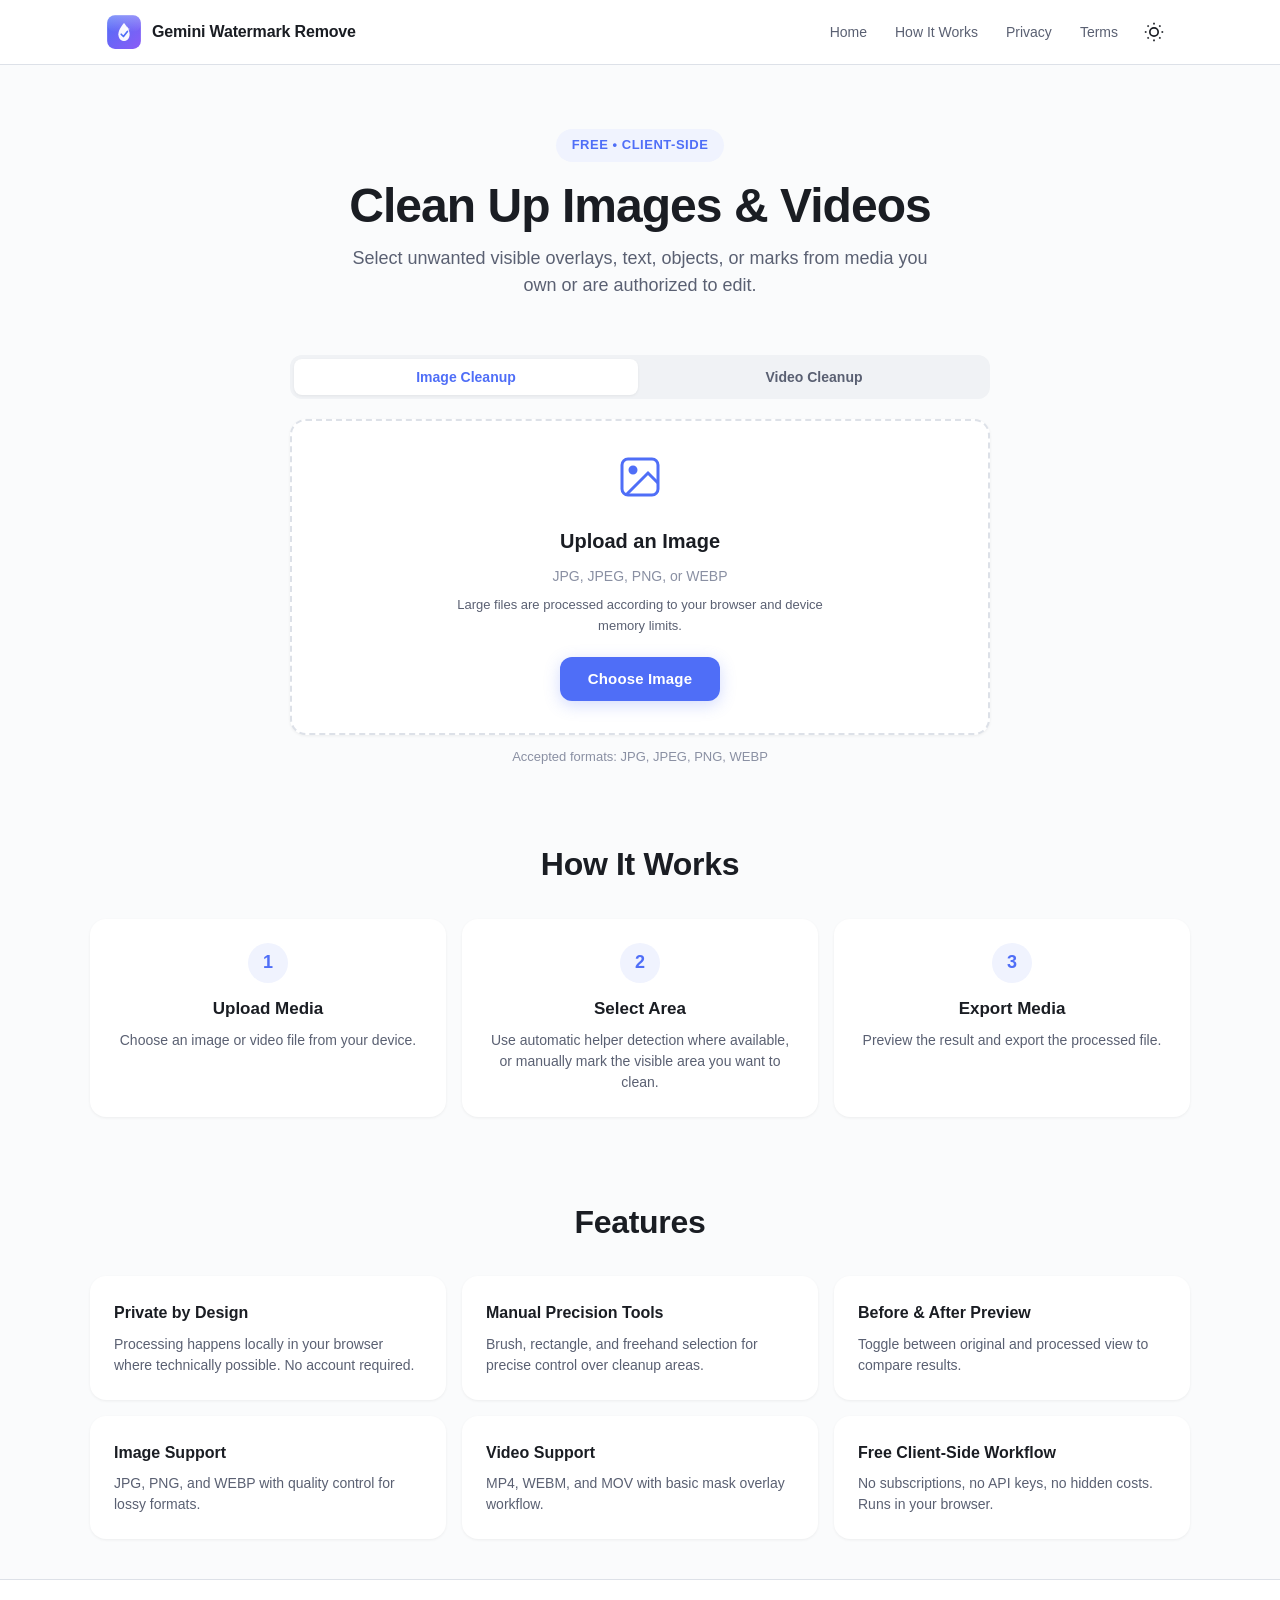
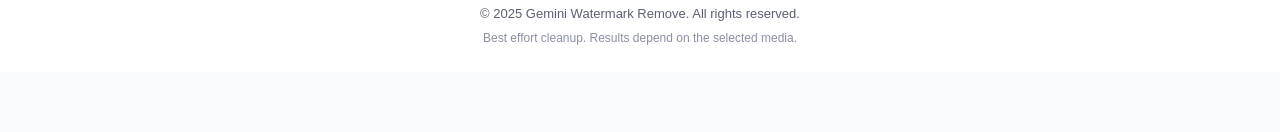
<file: index.html>
<!DOCTYPE html>
<html lang="en" data-theme="light">
<head>
  <meta charset="UTF-8">
  <meta name="viewport" content="width=device-width, initial-scale=1.0">
  <meta name="description" content="Client-side image and video cleanup editor. Select visible overlays, text, or objects from media you own.">
  <title>Gemini Watermark Remove — Client-Side Media Cleanup</title>
  <link rel="icon" href="./assets/favicon.svg" type="image/svg+xml">
  <link rel="stylesheet" href="./assets/style.css">
</head>
<body>
  <!-- Header -->
  <header class="header" role="banner">
    <div class="header-inner container">
      <a href="./index.html" class="logo-link" aria-label="Gemini Watermark Remove home">
        <img src="./assets/logo.svg" alt="" class="logo-icon" width="36" height="36">
        <span class="logo-text">Gemini Watermark Remove</span>
      </a>
      <nav class="desktop-nav" aria-label="Primary navigation">
        <a href="./index.html" class="nav-link">Home</a>
        <a href="./index.html#how-it-works" class="nav-link">How It Works</a>
        <a href="./privacy.html" class="nav-link">Privacy</a>
        <a href="./terms.html" class="nav-link">Terms</a>
        <button class="theme-toggle" id="desktop-theme-toggle" aria-label="Toggle dark mode" type="button">
          <svg class="icon-sun" viewBox="0 0 24 24" width="20" height="20" fill="none" stroke="currentColor" stroke-width="2" aria-hidden="true">
            <circle cx="12" cy="12" r="5"></circle>
            <line x1="12" y1="1" x2="12" y2="3"></line>
            <line x1="12" y1="21" x2="12" y2="23"></line>
            <line x1="4.22" y1="4.22" x2="5.64" y2="5.64"></line>
            <line x1="18.36" y1="18.36" x2="19.78" y2="19.78"></line>
            <line x1="1" y1="12" x2="3" y2="12"></line>
            <line x1="21" y1="12" x2="23" y2="12"></line>
            <line x1="4.22" y1="19.78" x2="5.64" y2="18.36"></line>
            <line x1="18.36" y1="5.64" x2="19.78" y2="4.22"></line>
          </svg>
          <svg class="icon-moon" viewBox="0 0 24 24" width="20" height="20" fill="none" stroke="currentColor" stroke-width="2" aria-hidden="true">
            <path d="M21 12.79A9 9 0 1 1 11.21 3 7 7 0 0 0 21 12.79z"></path>
          </svg>
        </button>
      </nav>
      <button class="hamburger" id="hamburger-btn" aria-label="Open menu" aria-expanded="false" type="button">
        <span class="hamburger-bar"></span>
        <span class="hamburger-bar"></span>
        <span class="hamburger-bar"></span>
      </button>
    </div>
    <nav class="mobile-nav" id="mobile-nav" aria-label="Mobile navigation">
      <a href="./index.html" class="mobile-nav-link">Home</a>
      <a href="./index.html#how-it-works" class="mobile-nav-link">How It Works</a>
      <a href="./privacy.html" class="mobile-nav-link">Privacy</a>
      <a href="./terms.html" class="mobile-nav-link">Terms</a>
      <button class="theme-toggle mobile-theme-toggle" id="mobile-theme-toggle" aria-label="Toggle dark mode" type="button">
        <span class="icon-sun">☀️</span>
        <span class="icon-moon">🌙</span>
        <span class="theme-label">Toggle Theme</span>
      </button>
    </nav>
  </header>

  <!-- Main Content -->
  <main class="main" role="main">
    <!-- Hero Section -->
    <section class="hero">
      <div class="container">
        <span class="badge">FREE • CLIENT-SIDE</span>
        <h1 class="hero-title">Clean Up Images &amp; Videos</h1>
        <p class="hero-subtitle">Select unwanted visible overlays, text, objects, or marks from media you own or are authorized to edit.</p>
      </div>
    </section>

    <!-- Upload Section -->
    <section class="upload-section container" id="upload-section">
      <div class="tabs" role="tablist" aria-label="Media type tabs">
        <button class="tab-btn active" id="tab-image" role="tab" aria-selected="true" aria-controls="panel-image" type="button">Image Cleanup</button>
        <button class="tab-btn" id="tab-video" role="tab" aria-selected="false" aria-controls="panel-video" type="button">Video Cleanup</button>
      </div>

      <div class="tab-panel active" id="panel-image" role="tabpanel" aria-labelledby="tab-image">
        <div class="upload-card" id="upload-card-image">
          <div class="upload-icon" aria-hidden="true">
            <svg viewBox="0 0 24 24" width="48" height="48" fill="none" stroke="currentColor" stroke-width="1.5">
              <rect x="3" y="3" width="18" height="18" rx="3" ry="3"></rect>
              <circle cx="8.5" cy="8.5" r="1.5" fill="currentColor"></circle>
              <polyline points="21,15 16,10 5,21"></polyline>
            </svg>
          </div>
          <h2 class="upload-title">Upload an Image</h2>
          <p class="upload-hint">JPG, JPEG, PNG, or WEBP</p>
          <p class="upload-note">Large files are processed according to your browser and device memory limits.</p>
          <button class="btn btn-primary upload-btn" id="image-upload-btn" type="button">Choose Image</button>
          <input type="file" id="image-file-input" accept=".jpg,.jpeg,.png,.webp,image/jpeg,image/png,image/webp" hidden>
        </div>
      </div>

      <div class="tab-panel" id="panel-video" role="tabpanel" aria-labelledby="tab-video" hidden>
        <div class="upload-card" id="upload-card-video">
          <div class="upload-icon" aria-hidden="true">
            <svg viewBox="0 0 24 24" width="48" height="48" fill="none" stroke="currentColor" stroke-width="1.5">
              <rect x="2" y="3" width="14" height="18" rx="3" ry="3"></rect>
              <polygon points="22,7 16,12 22,17" fill="currentColor"></polygon>
            </svg>
          </div>
          <h2 class="upload-title">Upload a Video</h2>
          <p class="upload-hint">MP4, WEBM, or MOV</p>
          <p class="upload-note">Large files are processed according to your browser and device memory limits.</p>
          <button class="btn btn-primary upload-btn" id="video-upload-btn" type="button">Choose Video</button>
          <input type="file" id="video-file-input" accept=".mp4,.webm,.mov,video/mp4,video/webm,video/quicktime" hidden>
        </div>
      </div>

      <p class="formats-note" id="formats-note">Accepted formats: JPG, JPEG, PNG, WEBP</p>
    </section>

    <!-- How It Works -->
    <section class="how-it-works container" id="how-it-works">
      <h2 class="section-title">How It Works</h2>
      <div class="steps-grid">
        <div class="step-card">
          <div class="step-number">1</div>
          <h3 class="step-title">Upload Media</h3>
          <p class="step-text">Choose an image or video file from your device.</p>
        </div>
        <div class="step-card">
          <div class="step-number">2</div>
          <h3 class="step-title">Select Area</h3>
          <p class="step-text">Use automatic helper detection where available, or manually mark the visible area you want to clean.</p>
        </div>
        <div class="step-card">
          <div class="step-number">3</div>
          <h3 class="step-title">Export Media</h3>
          <p class="step-text">Preview the result and export the processed file.</p>
        </div>
      </div>
    </section>

    <!-- Features -->
    <section class="features container" id="features">
      <h2 class="section-title">Features</h2>
      <div class="features-grid">
        <div class="feature-card">
          <h3 class="feature-title">Private by Design</h3>
          <p class="feature-text">Processing happens locally in your browser where technically possible. No account required.</p>
        </div>
        <div class="feature-card">
          <h3 class="feature-title">Manual Precision Tools</h3>
          <p class="feature-text">Brush, rectangle, and freehand selection for precise control over cleanup areas.</p>
        </div>
        <div class="feature-card">
          <h3 class="feature-title">Before &amp; After Preview</h3>
          <p class="feature-text">Toggle between original and processed view to compare results.</p>
        </div>
        <div class="feature-card">
          <h3 class="feature-title">Image Support</h3>
          <p class="feature-text">JPG, PNG, and WEBP with quality control for lossy formats.</p>
        </div>
        <div class="feature-card">
          <h3 class="feature-title">Video Support</h3>
          <p class="feature-text">MP4, WEBM, and MOV with basic mask overlay workflow.</p>
        </div>
        <div class="feature-card">
          <h3 class="feature-title">Free Client-Side Workflow</h3>
          <p class="feature-text">No subscriptions, no API keys, no hidden costs. Runs in your browser.</p>
        </div>
      </div>
    </section>

    <!-- Footer -->
    <footer class="footer">
      <div class="container footer-inner">
        <p class="footer-text">&copy; 2025 Gemini Watermark Remove. All rights reserved.</p>
        <p class="footer-note">Best effort cleanup. Results depend on the selected media.</p>
      </div>
    </footer>
  </main>

  <script src="./assets/app.js"></script>
  <script>
    (function() {
      // Initialize upload handlers
      if (typeof window.GWR !== 'undefined' && window.GWR.initUpload) {
        window.GWR.initUpload();
      }
    })();
  </script>
</body>
</html>
</file>
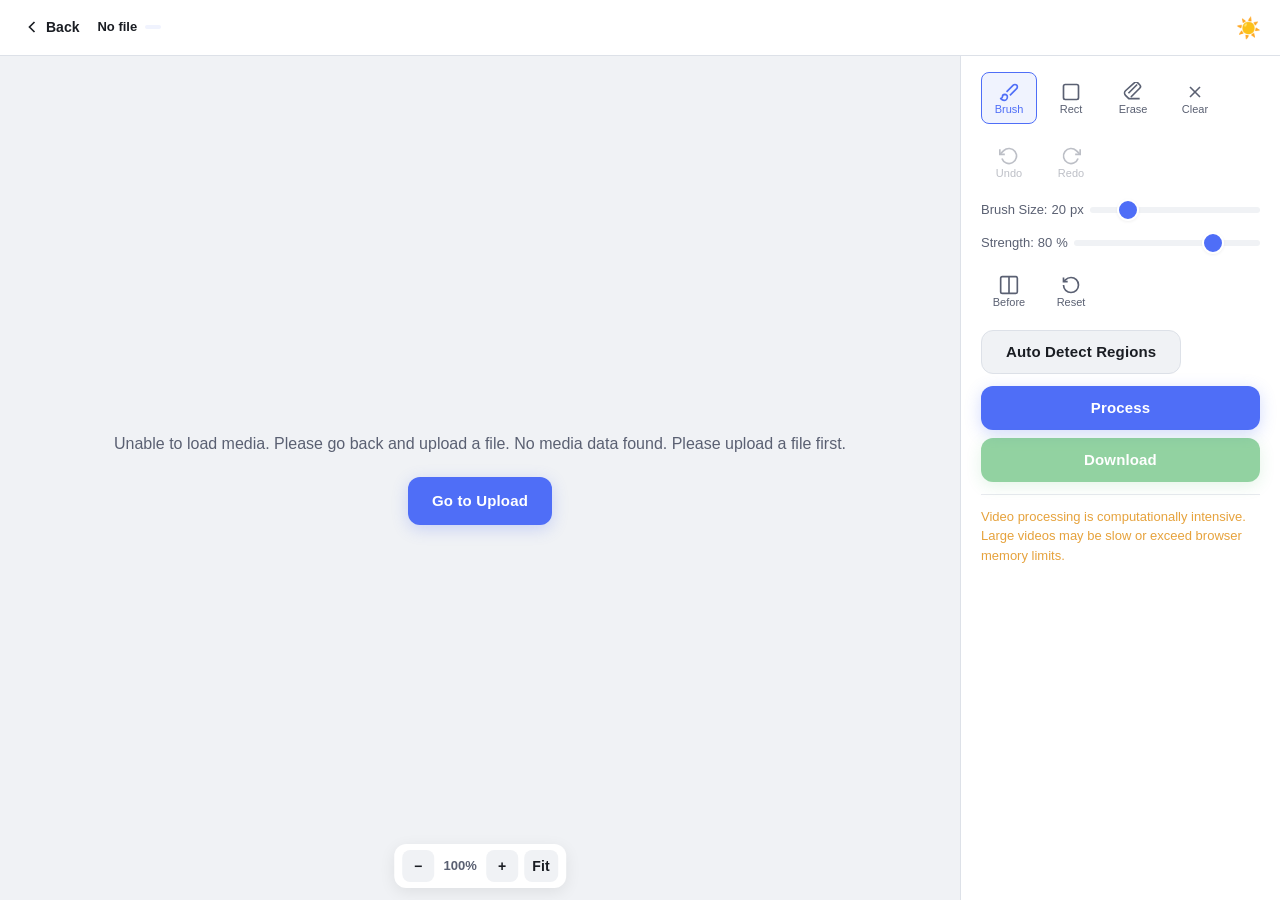
<file: editor.html>
<!DOCTYPE html>
<html lang="en" data-theme="light">
<head>
  <meta charset="UTF-8">
  <meta name="viewport" content="width=device-width, initial-scale=1.0">
  <meta name="description" content="Edit and clean up your media files directly in your browser.">
  <title>Editor — Gemini Watermark Remove</title>
  <link rel="icon" href="./assets/favicon.svg" type="image/svg+xml">
  <link rel="stylesheet" href="./assets/style.css">
</head>
<body>
  <!-- Editor Header -->
  <header class="editor-header" role="banner">
    <div class="editor-header-inner">
      <a href="./index.html" class="back-link" aria-label="Go back to home">
        <svg viewBox="0 0 24 24" width="20" height="20" fill="none" stroke="currentColor" stroke-width="2" aria-hidden="true">
          <polyline points="15,18 9,12 15,6"></polyline>
        </svg>
        Back
      </a>
      <span class="editor-file-info">
        <span id="editor-file-name">No file</span>
        <span class="editor-file-type" id="editor-file-type"></span>
      </span>
      <button class="theme-toggle" id="editor-theme-toggle" aria-label="Toggle dark mode" type="button">
        <span class="icon-sun">☀️</span>
        <span class="icon-moon">🌙</span>
      </button>
    </div>
  </header>

  <!-- Editor Main -->
  <main class="editor-main" role="main">
    <!-- Media Preview Area -->
    <div class="editor-canvas-area" id="editor-canvas-area">
      <div class="canvas-container" id="canvas-container">
        <canvas id="media-canvas" class="media-canvas" aria-label="Media preview"></canvas>
        <canvas id="mask-canvas" class="mask-canvas" aria-label="Mask overlay"></canvas>
      </div>

      <!-- Zoom Controls -->
      <div class="zoom-controls" role="toolbar" aria-label="Zoom controls">
        <button class="btn btn-small zoom-btn" id="zoom-out" aria-label="Zoom out" type="button">−</button>
        <span class="zoom-level" id="zoom-level">100%</span>
        <button class="btn btn-small zoom-btn" id="zoom-in" aria-label="Zoom in" type="button">+</button>
        <button class="btn btn-small zoom-btn" id="zoom-fit" aria-label="Fit to screen" type="button">Fit</button>
      </div>

      <!-- No Media Message -->
      <div class="no-media-message" id="no-media-message">
        <p>No media loaded. Please go back and upload a file.</p>
        <a href="./index.html" class="btn btn-primary">Go to Upload</a>
      </div>

      <!-- Loading Indicator -->
      <div class="loading-indicator" id="loading-indicator" hidden>
        <div class="spinner" aria-hidden="true"></div>
        <p>Loading media...</p>
      </div>
    </div>

    <!-- Tool Panel -->
    <aside class="tool-panel" id="tool-panel" role="complementary" aria-label="Editing tools">
      <div class="tool-panel-scroll">
        <!-- Tool Buttons -->
        <div class="tool-group" role="toolbar" aria-label="Tool selection">
          <button class="tool-btn active" id="tool-brush" data-tool="brush" aria-label="Brush tool" type="button">
            <svg viewBox="0 0 24 24" width="20" height="20" fill="none" stroke="currentColor" stroke-width="2" aria-hidden="true">
              <path d="M9.06 11.9l8.07-8.06a2.85 2.85 0 1 1 4.03 4.03l-8.06 8.08"></path>
              <path d="M7.07 14.94c-1.66 0-3 1.35-3 3.02 0 1.33-2.5 1.52-2 2.02 1.08 1.1 2.49 2.02 4 2.02 2.2 0 4-1.8 4-4.04a3.01 3.01 0 0 0-3-3.02z"></path>
            </svg>
            <span class="tool-label">Brush</span>
          </button>
          <button class="tool-btn" id="tool-rectangle" data-tool="rectangle" aria-label="Rectangle selection" type="button">
            <svg viewBox="0 0 24 24" width="20" height="20" fill="none" stroke="currentColor" stroke-width="2" aria-hidden="true">
              <rect x="3" y="3" width="18" height="18" rx="2" ry="2"></rect>
            </svg>
            <span class="tool-label">Rect</span>
          </button>
          <button class="tool-btn" id="tool-eraser" data-tool="eraser" aria-label="Eraser tool" type="button">
            <svg viewBox="0 0 24 24" width="20" height="20" fill="none" stroke="currentColor" stroke-width="2" aria-hidden="true">
              <path d="M20 20H7L3 16c-1.5-1.5-1.5-4 0-5.5L13.5 1a3 3 0 0 1 4.24 0L20 3.26a3 3 0 0 1 0 4.24L9.5 18"></path>
              <line x1="6.5" y1="13.5" x2="17" y2="3"></line>
            </svg>
            <span class="tool-label">Erase</span>
          </button>
          <button class="tool-btn" id="tool-clear" data-tool="clear" aria-label="Clear selection" type="button">
            <svg viewBox="0 0 24 24" width="20" height="20" fill="none" stroke="currentColor" stroke-width="2" aria-hidden="true">
              <path d="M18 6L6 18"></path>
              <path d="M6 6l12 12"></path>
            </svg>
            <span class="tool-label">Clear</span>
          </button>
        </div>

        <!-- Undo / Redo -->
        <div class="tool-group" role="toolbar" aria-label="Undo and redo">
          <button class="tool-btn" id="btn-undo" aria-label="Undo" type="button" disabled>
            <svg viewBox="0 0 24 24" width="20" height="20" fill="none" stroke="currentColor" stroke-width="2" aria-hidden="true">
              <polyline points="1,4 1,10 7,10"></polyline>
              <path d="M3.51 15a9 9 0 1 0 2.13-9.36L1 10"></path>
            </svg>
            <span class="tool-label">Undo</span>
          </button>
          <button class="tool-btn" id="btn-redo" aria-label="Redo" type="button" disabled>
            <svg viewBox="0 0 24 24" width="20" height="20" fill="none" stroke="currentColor" stroke-width="2" aria-hidden="true">
              <polyline points="23,4 23,10 17,10"></polyline>
              <path d="M20.49 15a9 9 0 1 1-2.13-9.36L23 10"></path>
            </svg>
            <span class="tool-label">Redo</span>
          </button>
        </div>

        <!-- Brush Settings -->
        <div class="tool-group">
          <label class="slider-label" for="brush-size">Brush Size: <span id="brush-size-value">20</span>px</label>
          <input type="range" class="slider" id="brush-size" min="2" max="100" value="20" step="1" aria-label="Brush size">
        </div>

        <div class="tool-group">
          <label class="slider-label" for="strength">Strength: <span id="strength-value">80</span>%</label>
          <input type="range" class="slider" id="strength" min="10" max="100" value="80" step="1" aria-label="Cleanup strength">
        </div>

        <!-- Before / After & Reset -->
        <div class="tool-group" role="toolbar" aria-label="View options">
          <button class="tool-btn" id="btn-before-after" aria-label="Toggle before and after preview" type="button">
            <svg viewBox="0 0 24 24" width="20" height="20" fill="none" stroke="currentColor" stroke-width="2" aria-hidden="true">
              <rect x="2" y="2" width="20" height="20" rx="2" ry="2"></rect>
              <line x1="12" y1="2" x2="12" y2="22"></line>
            </svg>
            <span class="tool-label" id="before-after-label">Before</span>
          </button>
          <button class="tool-btn" id="btn-reset" aria-label="Reset all edits" type="button">
            <svg viewBox="0 0 24 24" width="20" height="20" fill="none" stroke="currentColor" stroke-width="2" aria-hidden="true">
              <path d="M3 12a9 9 0 1 0 9-9 9.75 9.75 0 0 0-6.74 2.74L3 8"></path>
              <polyline points="3,3 3,8 8,8"></polyline>
            </svg>
            <span class="tool-label">Reset</span>
          </button>
        </div>

        <!-- Auto Detect -->
        <div class="tool-group">
          <button class="btn btn-secondary" id="btn-auto-detect" type="button">Auto Detect Regions</button>
        </div>

        <!-- Processing / Export -->
        <div class="tool-group export-group">
          <button class="btn btn-primary btn-full" id="btn-process" type="button">Process</button>
          <button class="btn btn-success btn-full" id="btn-download" type="button" disabled>Download</button>
        </div>

        <!-- Video-specific controls -->
        <div class="video-controls" id="video-controls" hidden>
          <div class="tool-group">
            <label class="slider-label" for="video-current-time">Position: <span id="video-time-display">0:00 / 0:00</span></label>
            <input type="range" class="slider" id="video-current-time" min="0" max="100" value="0" step="0.1" aria-label="Video position">
          </div>
          <div class="tool-group" role="toolbar" aria-label="Video playback controls">
            <button class="tool-btn" id="video-play-pause" aria-label="Play or pause" type="button">
              <svg viewBox="0 0 24 24" width="20" height="20" fill="none" stroke="currentColor" stroke-width="2" aria-hidden="true">
                <polygon points="6,3 20,12 6,21"></polygon>
              </svg>
              <span class="tool-label" id="video-play-label">Play</span>
            </button>
            <button class="tool-btn" id="video-seek-back" aria-label="Seek back 1 second" type="button">
              <svg viewBox="0 0 24 24" width="20" height="20" fill="none" stroke="currentColor" stroke-width="2" aria-hidden="true">
                <polyline points="15,18 9,12 15,6"></polyline>
              </svg>
              <span class="tool-label">-1s</span>
            </button>
            <button class="tool-btn" id="video-seek-forward" aria-label="Seek forward 1 second" type="button">
              <svg viewBox="0 0 24 24" width="20" height="20" fill="none" stroke="currentColor" stroke-width="2" aria-hidden="true">
                <polyline points="9,18 15,12 9,6"></polyline>
              </svg>
              <span class="tool-label">+1s</span>
            </button>
          </div>
        </div>

        <!-- Video warning -->
        <div class="tool-group video-warning" id="video-warning" hidden>
          <p class="warning-text">Video processing is computationally intensive. Large videos may be slow or exceed browser memory limits.</p>
        </div>
      </div>
    </aside>
  </main>

  <script src="./assets/app.js"></script>
  <script src="./assets/editor.js"></script>
  <script>
    (function() {
      if (typeof window.GWR !== 'undefined' && window.GWR.initEditor) {
        window.GWR.initEditor();
      }
    })();
  </script>
</body>
</html>
</file>
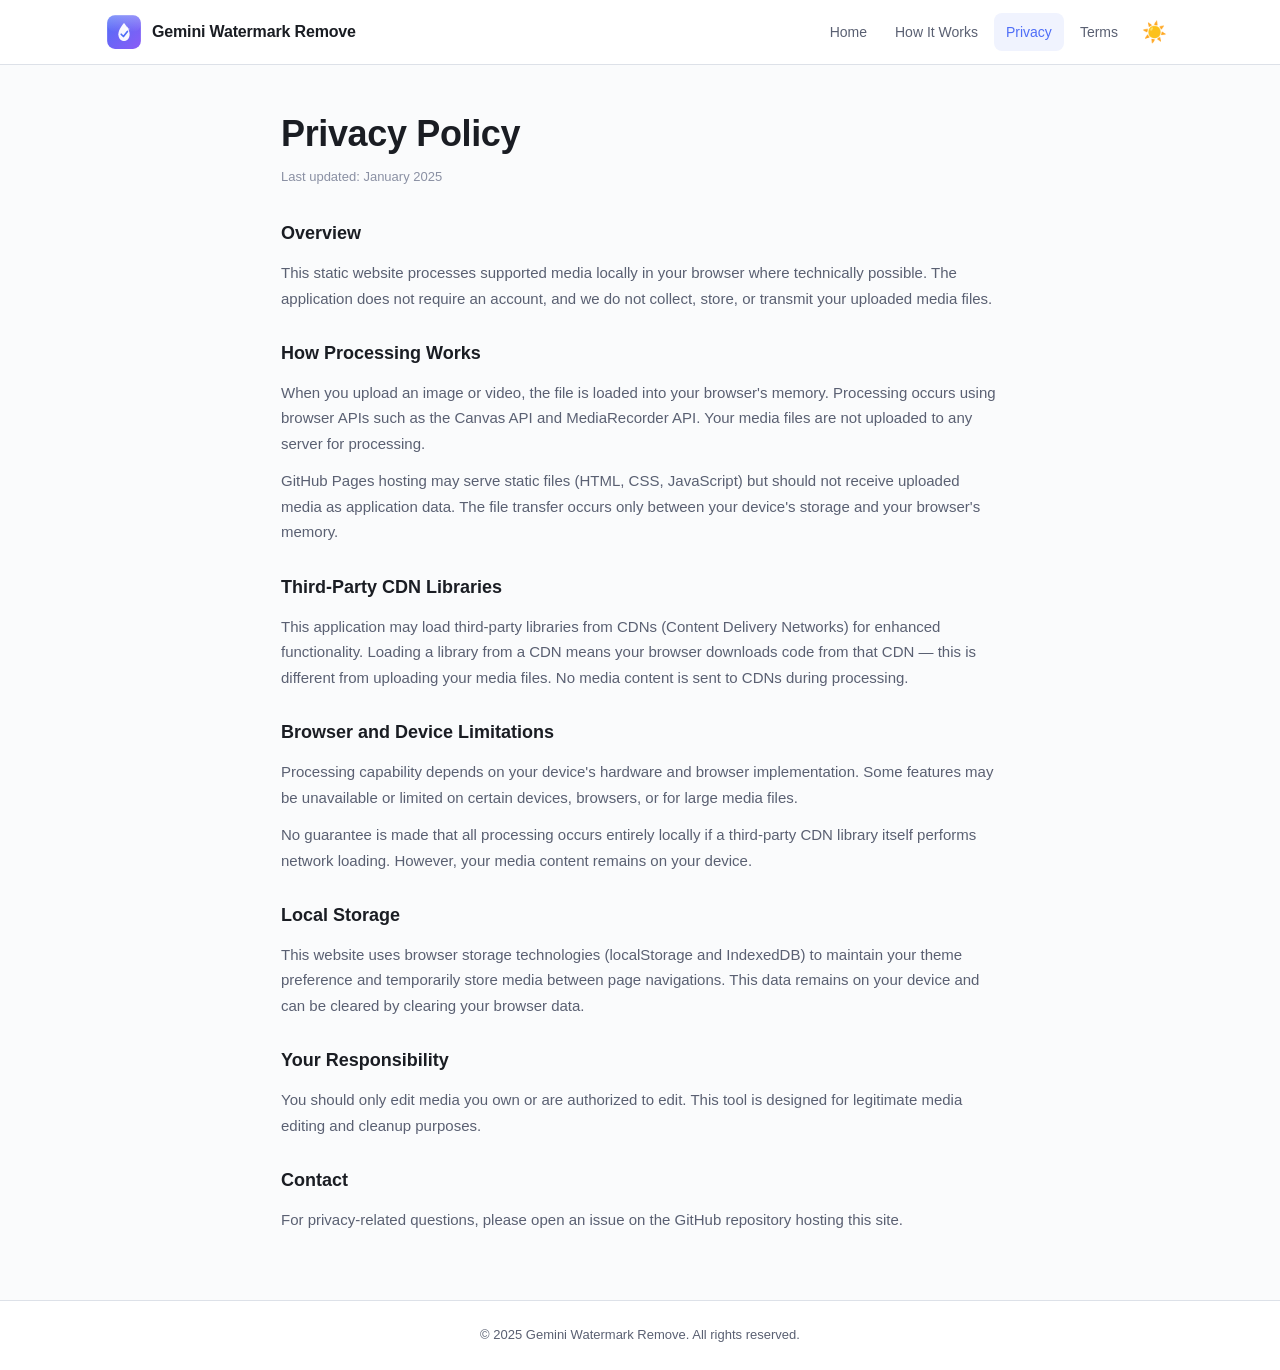
<file: privacy.html>
<!DOCTYPE html>
<html lang="en" data-theme="light">
<head>
  <meta charset="UTF-8">
  <meta name="viewport" content="width=device-width, initial-scale=1.0">
  <meta name="description" content="Privacy policy for Gemini Watermark Remove — client-side media cleanup editor.">
  <title>Privacy Policy — Gemini Watermark Remove</title>
  <link rel="icon" href="./assets/favicon.svg" type="image/svg+xml">
  <link rel="stylesheet" href="./assets/style.css">
</head>
<body>
  <header class="header" role="banner">
    <div class="header-inner container">
      <a href="./index.html" class="logo-link" aria-label="Gemini Watermark Remove home">
        <img src="./assets/logo.svg" alt="" class="logo-icon" width="36" height="36">
        <span class="logo-text">Gemini Watermark Remove</span>
      </a>
      <nav class="desktop-nav" aria-label="Primary navigation">
        <a href="./index.html" class="nav-link">Home</a>
        <a href="./index.html#how-it-works" class="nav-link">How It Works</a>
        <a href="./privacy.html" class="nav-link active">Privacy</a>
        <a href="./terms.html" class="nav-link">Terms</a>
        <button class="theme-toggle" id="desktop-theme-toggle" aria-label="Toggle dark mode" type="button">
          <span class="icon-sun">☀️</span>
          <span class="icon-moon">🌙</span>
        </button>
      </nav>
      <button class="hamburger" id="hamburger-btn" aria-label="Open menu" aria-expanded="false" type="button">
        <span class="hamburger-bar"></span>
        <span class="hamburger-bar"></span>
        <span class="hamburger-bar"></span>
      </button>
    </div>
    <nav class="mobile-nav" id="mobile-nav" aria-label="Mobile navigation">
      <a href="./index.html" class="mobile-nav-link">Home</a>
      <a href="./index.html#how-it-works" class="mobile-nav-link">How It Works</a>
      <a href="./privacy.html" class="mobile-nav-link">Privacy</a>
      <a href="./terms.html" class="mobile-nav-link">Terms</a>
      <button class="theme-toggle mobile-theme-toggle" id="mobile-theme-toggle" aria-label="Toggle dark mode" type="button">
        <span class="icon-sun">☀️</span>
        <span class="icon-moon">🌙</span>
        <span class="theme-label">Toggle Theme</span>
      </button>
    </nav>
  </header>

  <main class="main legal-main" role="main">
    <div class="container legal-content">
      <h1 class="legal-title">Privacy Policy</h1>
      <p class="legal-updated">Last updated: January 2025</p>

      <section class="legal-section">
        <h2 class="legal-heading">Overview</h2>
        <p>This static website processes supported media locally in your browser where technically possible. The application does not require an account, and we do not collect, store, or transmit your uploaded media files.</p>
      </section>

      <section class="legal-section">
        <h2 class="legal-heading">How Processing Works</h2>
        <p>When you upload an image or video, the file is loaded into your browser's memory. Processing occurs using browser APIs such as the Canvas API and MediaRecorder API. Your media files are not uploaded to any server for processing.</p>
        <p>GitHub Pages hosting may serve static files (HTML, CSS, JavaScript) but should not receive uploaded media as application data. The file transfer occurs only between your device's storage and your browser's memory.</p>
      </section>

      <section class="legal-section">
        <h2 class="legal-heading">Third-Party CDN Libraries</h2>
        <p>This application may load third-party libraries from CDNs (Content Delivery Networks) for enhanced functionality. Loading a library from a CDN means your browser downloads code from that CDN — this is different from uploading your media files. No media content is sent to CDNs during processing.</p>
      </section>

      <section class="legal-section">
        <h2 class="legal-heading">Browser and Device Limitations</h2>
        <p>Processing capability depends on your device's hardware and browser implementation. Some features may be unavailable or limited on certain devices, browsers, or for large media files.</p>
        <p>No guarantee is made that all processing occurs entirely locally if a third-party CDN library itself performs network loading. However, your media content remains on your device.</p>
      </section>

      <section class="legal-section">
        <h2 class="legal-heading">Local Storage</h2>
        <p>This website uses browser storage technologies (localStorage and IndexedDB) to maintain your theme preference and temporarily store media between page navigations. This data remains on your device and can be cleared by clearing your browser data.</p>
      </section>

      <section class="legal-section">
        <h2 class="legal-heading">Your Responsibility</h2>
        <p>You should only edit media you own or are authorized to edit. This tool is designed for legitimate media editing and cleanup purposes.</p>
      </section>

      <section class="legal-section">
        <h2 class="legal-heading">Contact</h2>
        <p>For privacy-related questions, please open an issue on the GitHub repository hosting this site.</p>
      </section>
    </div>
  </main>

  <footer class="footer">
    <div class="container footer-inner">
      <p class="footer-text">&copy; 2025 Gemini Watermark Remove. All rights reserved.</p>
    </div>
  </footer>

  <script src="./assets/app.js"></script>
</body>
</html>
</file>
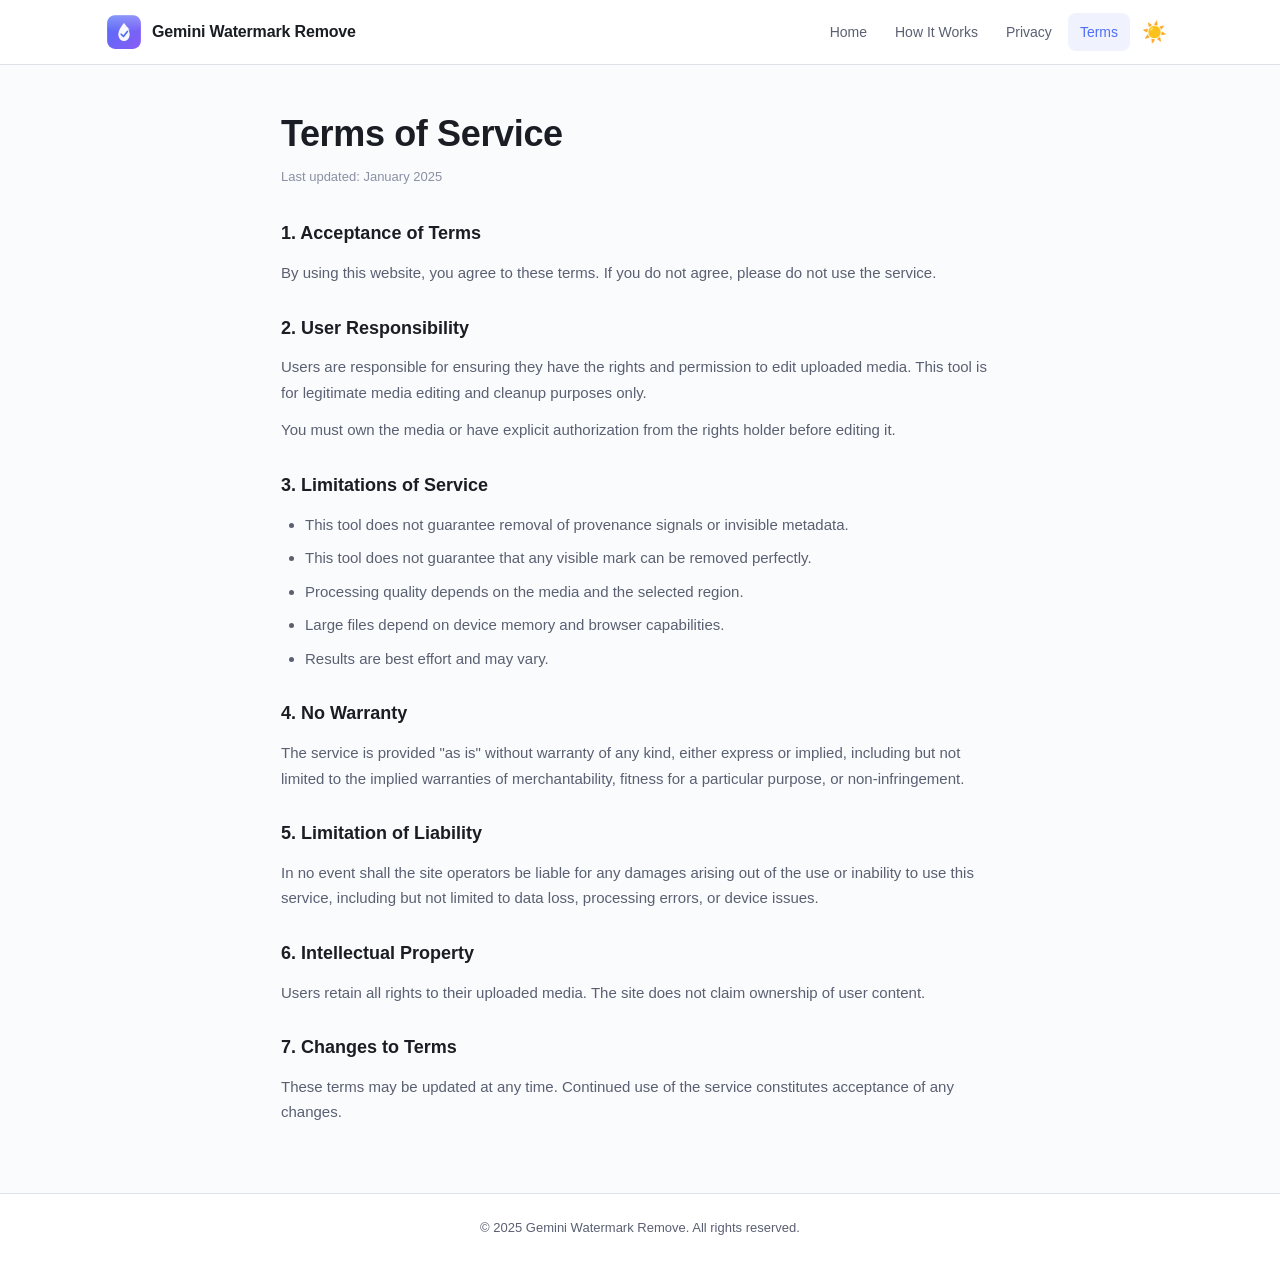
<file: terms.html>
<!DOCTYPE html>
<html lang="en" data-theme="light">
<head>
  <meta charset="UTF-8">
  <meta name="viewport" content="width=device-width, initial-scale=1.0">
  <meta name="description" content="Terms of service for Gemini Watermark Remove — client-side media cleanup editor.">
  <title>Terms of Service — Gemini Watermark Remove</title>
  <link rel="icon" href="./assets/favicon.svg" type="image/svg+xml">
  <link rel="stylesheet" href="./assets/style.css">
</head>
<body>
  <header class="header" role="banner">
    <div class="header-inner container">
      <a href="./index.html" class="logo-link" aria-label="Gemini Watermark Remove home">
        <img src="./assets/logo.svg" alt="" class="logo-icon" width="36" height="36">
        <span class="logo-text">Gemini Watermark Remove</span>
      </a>
      <nav class="desktop-nav" aria-label="Primary navigation">
        <a href="./index.html" class="nav-link">Home</a>
        <a href="./index.html#how-it-works" class="nav-link">How It Works</a>
        <a href="./privacy.html" class="nav-link">Privacy</a>
        <a href="./terms.html" class="nav-link active">Terms</a>
        <button class="theme-toggle" id="desktop-theme-toggle" aria-label="Toggle dark mode" type="button">
          <span class="icon-sun">☀️</span>
          <span class="icon-moon">🌙</span>
        </button>
      </nav>
      <button class="hamburger" id="hamburger-btn" aria-label="Open menu" aria-expanded="false" type="button">
        <span class="hamburger-bar"></span>
        <span class="hamburger-bar"></span>
        <span class="hamburger-bar"></span>
      </button>
    </div>
    <nav class="mobile-nav" id="mobile-nav" aria-label="Mobile navigation">
      <a href="./index.html" class="mobile-nav-link">Home</a>
      <a href="./index.html#how-it-works" class="mobile-nav-link">How It Works</a>
      <a href="./privacy.html" class="mobile-nav-link">Privacy</a>
      <a href="./terms.html" class="mobile-nav-link">Terms</a>
      <button class="theme-toggle mobile-theme-toggle" id="mobile-theme-toggle" aria-label="Toggle dark mode" type="button">
        <span class="icon-sun">☀️</span>
        <span class="icon-moon">🌙</span>
        <span class="theme-label">Toggle Theme</span>
      </button>
    </nav>
  </header>

  <main class="main legal-main" role="main">
    <div class="container legal-content">
      <h1 class="legal-title">Terms of Service</h1>
      <p class="legal-updated">Last updated: January 2025</p>

      <section class="legal-section">
        <h2 class="legal-heading">1. Acceptance of Terms</h2>
        <p>By using this website, you agree to these terms. If you do not agree, please do not use the service.</p>
      </section>

      <section class="legal-section">
        <h2 class="legal-heading">2. User Responsibility</h2>
        <p>Users are responsible for ensuring they have the rights and permission to edit uploaded media. This tool is for legitimate media editing and cleanup purposes only.</p>
        <p>You must own the media or have explicit authorization from the rights holder before editing it.</p>
      </section>

      <section class="legal-section">
        <h2 class="legal-heading">3. Limitations of Service</h2>
        <ul class="legal-list">
          <li>This tool does not guarantee removal of provenance signals or invisible metadata.</li>
          <li>This tool does not guarantee that any visible mark can be removed perfectly.</li>
          <li>Processing quality depends on the media and the selected region.</li>
          <li>Large files depend on device memory and browser capabilities.</li>
          <li>Results are best effort and may vary.</li>
        </ul>
      </section>

      <section class="legal-section">
        <h2 class="legal-heading">4. No Warranty</h2>
        <p>The service is provided "as is" without warranty of any kind, either express or implied, including but not limited to the implied warranties of merchantability, fitness for a particular purpose, or non-infringement.</p>
      </section>

      <section class="legal-section">
        <h2 class="legal-heading">5. Limitation of Liability</h2>
        <p>In no event shall the site operators be liable for any damages arising out of the use or inability to use this service, including but not limited to data loss, processing errors, or device issues.</p>
      </section>

      <section class="legal-section">
        <h2 class="legal-heading">6. Intellectual Property</h2>
        <p>Users retain all rights to their uploaded media. The site does not claim ownership of user content.</p>
      </section>

      <section class="legal-section">
        <h2 class="legal-heading">7. Changes to Terms</h2>
        <p>These terms may be updated at any time. Continued use of the service constitutes acceptance of any changes.</p>
      </section>
    </div>
  </main>

  <footer class="footer">
    <div class="container footer-inner">
      <p class="footer-text">&copy; 2025 Gemini Watermark Remove. All rights reserved.</p>
    </div>
  </footer>

  <script src="./assets/app.js"></script>
</body>
</html>
</file>
<file: assets/style.css>
/* ============================================
   Gemini Watermark Remove — Complete Stylesheet
   Light mode (default) + Dark mode
   Mobile-first responsive design
   ============================================ */

/* ---------- CSS Variables / Theming ---------- */
:root {
  /* Light theme colors */
  --bg-primary: #fafbfc;
  --bg-secondary: #ffffff;
  --bg-card: #ffffff;
  --bg-input: #f0f2f5;
  --bg-hover: #e8eaed;
  --text-primary: #1a1d23;
  --text-secondary: #5a6072;
  --text-muted: #8a90a3;
  --text-inverse: #ffffff;
  --accent: #4f6ef7;
  --accent-hover: #3d5ce0;
  --accent-light: #e8ecfd;
  --accent-soft: #f0f3fe;
  --success: #28a745;
  --success-hover: #218838;
  --warning: #e6a23c;
  --danger: #e74c3c;
  --danger-hover: #c0392b;
  --border: #dde1e8;
  --border-light: #e8eaef;
  --shadow-sm: 0 1px 3px rgba(0,0,0,0.06);
  --shadow-md: 0 4px 16px rgba(0,0,0,0.08);
  --shadow-lg: 0 8px 32px rgba(0,0,0,0.10);
  --shadow-accent: 0 4px 16px rgba(79,110,247,0.25);
  --radius-sm: 8px;
  --radius-md: 12px;
  --radius-lg: 16px;
  --radius-xl: 20px;
  --header-bg: rgba(255,255,255,0.92);
  --canvas-bg: #f0f2f5;
  --mask-overlay: rgba(255, 0, 0, 0.35);
  --mask-stroke: rgba(255, 0, 0, 0.7);
  --focus-ring: 0 0 0 3px rgba(79,110,247,0.35);
  --transition-fast: 0.15s ease;
  --transition-med: 0.3s ease;
  --transition-slow: 0.5s ease;
}

[data-theme="dark"] {
  --bg-primary: #0f1117;
  --bg-secondary: #1a1d25;
  --bg-card: #1e212b;
  --bg-input: #2a2e3a;
  --bg-hover: #343845;
  --text-primary: #e8eaf0;
  --text-secondary: #a0a6bc;
  --text-muted: #6a7088;
  --text-inverse: #0f1117;
  --accent: #6d86f7;
  --accent-hover: #8096f8;
  --accent-light: #1c2440;
  --accent-soft: #1a2238;
  --success: #34ce57;
  --success-hover: #28a745;
  --warning: #f0b64b;
  --danger: #f06a5a;
  --danger-hover: #d94f3d;
  --border: #2e3344;
  --border-light: #262b38;
  --shadow-sm: 0 1px 3px rgba(0,0,0,0.3);
  --shadow-md: 0 4px 16px rgba(0,0,0,0.4);
  --shadow-lg: 0 8px 32px rgba(0,0,0,0.5);
  --shadow-accent: 0 4px 16px rgba(109,134,247,0.3);
  --header-bg: rgba(15,17,23,0.92);
  --canvas-bg: #1a1d25;
  --mask-overlay: rgba(255, 80, 80, 0.4);
  --mask-stroke: rgba(255, 80, 80, 0.75);
  --focus-ring: 0 0 0 3px rgba(109,134,247,0.4);
}

/* ---------- Reset & Base ---------- */
*, *::before, *::after { box-sizing: border-box; margin: 0; padding: 0; }

html {
  scroll-behavior: smooth;
  -webkit-tap-highlight-color: transparent;
}

body {
  font-family: -apple-system, BlinkMacSystemFont, 'Segoe UI', Roboto, 'Helvetica Neue', Arial, sans-serif;
  font-size: 16px;
  line-height: 1.6;
  color: var(--text-primary);
  background: var(--bg-primary);
  min-height: 100vh;
  display: flex;
  flex-direction: column;
  transition: background var(--transition-med), color var(--transition-med);
  -webkit-font-smoothing: antialiased;
  -moz-osx-font-smoothing: grayscale;
}

a { color: var(--accent); text-decoration: none; transition: color var(--transition-fast); }
a:hover { color: var(--accent-hover); }
a:focus-visible { outline: none; box-shadow: var(--focus-ring); border-radius: var(--radius-sm); }

img { max-width: 100%; height: auto; display: block; }

button {
  font-family: inherit;
  cursor: pointer;
  border: none;
  background: none;
  color: inherit;
  -webkit-tap-highlight-color: transparent;
}
button:focus-visible { outline: none; box-shadow: var(--focus-ring); border-radius: var(--radius-sm); }

input[type="file"] { display: none; }

.container {
  width: 100%;
  max-width: 1100px;
  margin: 0 auto;
  padding: 0 16px;
}

/* ---------- Header ---------- */
.header {
  position: sticky;
  top: 0;
  z-index: 1000;
  background: var(--header-bg);
  backdrop-filter: blur(12px);
  -webkit-backdrop-filter: blur(12px);
  border-bottom: 1px solid var(--border);
  transition: background var(--transition-med), border-color var(--transition-med);
}

.header-inner {
  display: flex;
  align-items: center;
  justify-content: space-between;
  height: 64px;
  gap: 12px;
}

.logo-link {
  display: flex;
  align-items: center;
  gap: 10px;
  text-decoration: none;
  color: var(--text-primary);
  font-weight: 700;
  font-size: 16px;
  letter-spacing: -0.01em;
  white-space: nowrap;
  min-width: 0;
}

.logo-icon { flex-shrink: 0; border-radius: var(--radius-sm); }

.logo-text {
  overflow: hidden;
  text-overflow: ellipsis;
  white-space: nowrap;
}

.desktop-nav {
  display: none;
  align-items: center;
  gap: 4px;
}

.nav-link {
  padding: 8px 12px;
  border-radius: var(--radius-sm);
  font-size: 14px;
  font-weight: 500;
  color: var(--text-secondary);
  text-decoration: none;
  transition: background var(--transition-fast), color var(--transition-fast);
  white-space: nowrap;
}
.nav-link:hover { background: var(--bg-hover); color: var(--text-primary); }
.nav-link.active { color: var(--accent); background: var(--accent-soft); }

/* Theme Toggle */
.theme-toggle {
  display: flex;
  align-items: center;
  justify-content: center;
  width: 40px;
  height: 40px;
  border-radius: 50%;
  font-size: 20px;
  transition: background var(--transition-fast);
  flex-shrink: 0;
}
.theme-toggle:hover { background: var(--bg-hover); }

.icon-sun, .icon-moon { display: none; }
[data-theme="light"] .icon-sun { display: block; }
[data-theme="dark"] .icon-moon { display: block; }

/* Mobile theme toggle with label */
.mobile-theme-toggle {
  width: 100%;
  justify-content: flex-start;
  gap: 10px;
  padding: 12px 16px;
  border-radius: var(--radius-sm);
  font-size: 15px;
  font-weight: 500;
  color: var(--text-primary);
}
.theme-label { font-size: 15px; }

/* Hamburger */
.hamburger {
  display: flex;
  flex-direction: column;
  justify-content: center;
  align-items: center;
  width: 40px;
  height: 40px;
  gap: 5px;
  border-radius: var(--radius-sm);
  flex-shrink: 0;
}
.hamburger:hover { background: var(--bg-hover); }

.hamburger-bar {
  width: 22px;
  height: 2px;
  background: var(--text-primary);
  border-radius: 2px;
  transition: transform var(--transition-fast), opacity var(--transition-fast);
}

.hamburger[aria-expanded="true"] .hamburger-bar:nth-child(1) { transform: translateY(7px) rotate(45deg); }
.hamburger[aria-expanded="true"] .hamburger-bar:nth-child(2) { opacity: 0; }
.hamburger[aria-expanded="true"] .hamburger-bar:nth-child(3) { transform: translateY(-7px) rotate(-45deg); }

/* Mobile Nav */
.mobile-nav {
  display: none;
  flex-direction: column;
  padding: 8px 16px 16px;
  background: var(--bg-secondary);
  border-top: 1px solid var(--border);
}
.mobile-nav.open { display: flex; }

.mobile-nav-link {
  padding: 12px 8px;
  border-radius: var(--radius-sm);
  font-size: 15px;
  font-weight: 500;
  color: var(--text-primary);
  text-decoration: none;
  transition: background var(--transition-fast);
}
.mobile-nav-link:hover { background: var(--bg-hover); }

/* ---------- Main Content ---------- */
.main {
  flex: 1;
  padding-bottom: 60px;
}

/* ---------- Hero Section ---------- */
.hero {
  padding: 48px 0 32px;
  text-align: center;
}

.badge {
  display: inline-block;
  padding: 6px 16px;
  border-radius: 20px;
  background: var(--accent-soft);
  color: var(--accent);
  font-size: 13px;
  font-weight: 600;
  letter-spacing: 0.04em;
  text-transform: uppercase;
  margin-bottom: 16px;
}

.hero-title {
  font-size: clamp(28px, 6vw, 48px);
  font-weight: 800;
  letter-spacing: -0.02em;
  line-height: 1.15;
  margin-bottom: 12px;
  color: var(--text-primary);
}

.hero-subtitle {
  font-size: clamp(15px, 3vw, 18px);
  color: var(--text-secondary);
  max-width: 600px;
  margin: 0 auto;
  line-height: 1.5;
}

/* ---------- Upload Section ---------- */
.upload-section {
  padding: 16px 0 32px;
  max-width: 700px;
}

.tabs {
  display: flex;
  gap: 4px;
  background: var(--bg-input);
  border-radius: var(--radius-md);
  padding: 4px;
  margin-bottom: 20px;
}

.tab-btn {
  flex: 1;
  padding: 10px 12px;
  border-radius: var(--radius-sm);
  font-size: 14px;
  font-weight: 600;
  color: var(--text-secondary);
  text-align: center;
  transition: background var(--transition-fast), color var(--transition-fast);
}
.tab-btn:hover { color: var(--text-primary); }
.tab-btn.active {
  background: var(--bg-card);
  color: var(--accent);
  box-shadow: var(--shadow-sm);
}

.tab-panel[hidden] { display: none; }

.upload-card {
  background: var(--bg-card);
  border: 2px dashed var(--border);
  border-radius: var(--radius-lg);
  padding: 32px 24px;
  text-align: center;
  transition: border-color var(--transition-fast), background var(--transition-fast), box-shadow var(--transition-fast);
  box-shadow: var(--shadow-sm);
}

.upload-card:hover { border-color: var(--accent); box-shadow: var(--shadow-md); }

.upload-icon {
  color: var(--accent);
  margin-bottom: 16px;
}

.upload-title {
  font-size: 20px;
  font-weight: 700;
  margin-bottom: 8px;
}

.upload-hint {
  font-size: 14px;
  color: var(--text-muted);
  margin-bottom: 8px;
}

.upload-note {
  font-size: 13px;
  color: var(--text-secondary);
  margin-bottom: 20px;
  max-width: 400px;
  margin-left: auto;
  margin-right: auto;
}

.upload-btn {
  min-width: 160px;
}

.formats-note {
  text-align: center;
  font-size: 13px;
  color: var(--text-muted);
  margin-top: 12px;
}

/* ---------- Buttons ---------- */
.btn {
  display: inline-flex;
  align-items: center;
  justify-content: center;
  padding: 12px 24px;
  border-radius: var(--radius-md);
  font-size: 15px;
  font-weight: 600;
  letter-spacing: 0.01em;
  transition: background var(--transition-fast), transform var(--transition-fast), box-shadow var(--transition-fast);
  min-height: 44px;
  user-select: none;
  -webkit-user-select: none;
}
.btn:active { transform: scale(0.97); }
.btn:disabled { opacity: 0.5; cursor: not-allowed; transform: none; }

.btn-primary {
  background: var(--accent);
  color: #ffffff;
  box-shadow: var(--shadow-accent);
}
.btn-primary:hover:not(:disabled) { background: var(--accent-hover); }

.btn-secondary {
  background: var(--bg-input);
  color: var(--text-primary);
  border: 1px solid var(--border);
}
.btn-secondary:hover:not(:disabled) { background: var(--bg-hover); }

.btn-success {
  background: var(--success);
  color: #ffffff;
  box-shadow: 0 4px 16px rgba(40,167,69,0.25);
}
.btn-success:hover:not(:disabled) { background: var(--success-hover); }

.btn-danger {
  background: var(--danger);
  color: #ffffff;
}
.btn-danger:hover:not(:disabled) { background: var(--danger-hover); }

.btn-small {
  padding: 8px 12px;
  min-height: 36px;
  font-size: 14px;
  border-radius: var(--radius-sm);
}

.btn-full { width: 100%; }

/* ---------- How It Works ---------- */
.how-it-works {
  padding: 40px 0;
}

.section-title {
  font-size: clamp(22px, 4vw, 32px);
  font-weight: 700;
  letter-spacing: -0.01em;
  text-align: center;
  margin-bottom: 28px;
  color: var(--text-primary);
}

.steps-grid {
  display: grid;
  grid-template-columns: 1fr;
  gap: 16px;
}

.step-card {
  background: var(--bg-card);
  border-radius: var(--radius-lg);
  padding: 24px;
  box-shadow: var(--shadow-sm);
  text-align: center;
  transition: box-shadow var(--transition-fast);
}

.step-card:hover { box-shadow: var(--shadow-md); }

.step-number {
  width: 40px;
  height: 40px;
  border-radius: 50%;
  background: var(--accent-soft);
  color: var(--accent);
  display: flex;
  align-items: center;
  justify-content: center;
  font-weight: 700;
  font-size: 18px;
  margin: 0 auto 12px;
}

.step-title {
  font-size: 17px;
  font-weight: 600;
  margin-bottom: 8px;
}

.step-text {
  font-size: 14px;
  color: var(--text-secondary);
  line-height: 1.5;
}

/* ---------- Features ---------- */
.features {
  padding: 40px 0;
}

.features-grid {
  display: grid;
  grid-template-columns: 1fr;
  gap: 16px;
}

.feature-card {
  background: var(--bg-card);
  border-radius: var(--radius-lg);
  padding: 24px;
  box-shadow: var(--shadow-sm);
  transition: box-shadow var(--transition-fast);
}

.feature-card:hover { box-shadow: var(--shadow-md); }

.feature-title {
  font-size: 16px;
  font-weight: 600;
  margin-bottom: 8px;
  color: var(--text-primary);
}

.feature-text {
  font-size: 14px;
  color: var(--text-secondary);
  line-height: 1.5;
}

/* ---------- Footer ---------- */
.footer {
  background: var(--bg-secondary);
  border-top: 1px solid var(--border);
  padding: 24px 0;
  margin-top: auto;
}

.footer-inner {
  text-align: center;
}

.footer-text {
  font-size: 13px;
  color: var(--text-secondary);
}

.footer-note {
  font-size: 12px;
  color: var(--text-muted);
  margin-top: 4px;
}

/* ---------- Legal Pages ---------- */
.legal-main {
  padding: 40px 0;
}

.legal-content {
  max-width: 750px;
}

.legal-title {
  font-size: clamp(26px, 5vw, 36px);
  font-weight: 800;
  letter-spacing: -0.01em;
  margin-bottom: 4px;
}

.legal-updated {
  font-size: 13px;
  color: var(--text-muted);
  margin-bottom: 32px;
}

.legal-section {
  margin-bottom: 28px;
}

.legal-heading {
  font-size: 18px;
  font-weight: 600;
  margin-bottom: 12px;
  color: var(--text-primary);
}

.legal-section p {
  font-size: 15px;
  color: var(--text-secondary);
  line-height: 1.7;
  margin-bottom: 12px;
}

.legal-list {
  padding-left: 24px;
  color: var(--text-secondary);
  font-size: 15px;
  line-height: 1.7;
}

.legal-list li {
  margin-bottom: 8px;
}

/* ---------- Editor Page ---------- */
.editor-header {
  position: sticky;
  top: 0;
  z-index: 1000;
  background: var(--header-bg);
  backdrop-filter: blur(12px);
  -webkit-backdrop-filter: blur(12px);
  border-bottom: 1px solid var(--border);
  height: 56px;
}

.editor-header-inner {
  display: flex;
  align-items: center;
  justify-content: space-between;
  gap: 8px;
  height: 100%;
  padding: 0 12px;
  max-width: 1400px;
  margin: 0 auto;
}

.back-link {
  display: flex;
  align-items: center;
  gap: 4px;
  font-size: 14px;
  font-weight: 600;
  color: var(--text-primary);
  padding: 8px 10px;
  border-radius: var(--radius-sm);
  text-decoration: none;
  transition: background var(--transition-fast);
}
.back-link:hover { background: var(--bg-hover); color: var(--text-primary); }

.editor-file-info {
  display: flex;
  align-items: center;
  gap: 8px;
  font-size: 13px;
  color: var(--text-secondary);
  overflow: hidden;
  min-width: 0;
  flex: 1;
}

#editor-file-name {
  font-weight: 600;
  color: var(--text-primary);
  overflow: hidden;
  text-overflow: ellipsis;
  white-space: nowrap;
}

.editor-file-type {
  font-size: 11px;
  padding: 2px 8px;
  border-radius: 10px;
  background: var(--accent-soft);
  color: var(--accent);
  font-weight: 600;
  white-space: nowrap;
}

/* Editor Main Layout */
.editor-main {
  display: flex;
  flex-direction: column;
  flex: 1;
  min-height: calc(100vh - 56px);
}

.editor-canvas-area {
  position: relative;
  flex: 1;
  display: flex;
  align-items: center;
  justify-content: center;
  background: var(--canvas-bg);
  min-height: 200px;
  overflow: hidden;
}

.canvas-container {
  position: relative;
  display: flex;
  align-items: center;
  justify-content: center;
  width: 100%;
  height: 100%;
}

.media-canvas {
  position: absolute;
  top: 0;
  left: 0;
  max-width: 100%;
  max-height: 100%;
  object-fit: contain;
  cursor: crosshair;
  touch-action: none;
}

.mask-canvas {
  position: absolute;
  top: 0;
  left: 0;
  pointer-events: auto;
  cursor: crosshair;
  touch-action: none;
}

.zoom-controls {
  position: absolute;
  bottom: 12px;
  left: 50%;
  transform: translateX(-50%);
  display: flex;
  align-items: center;
  gap: 6px;
  background: var(--bg-card);
  border-radius: var(--radius-md);
  padding: 6px 8px;
  box-shadow: var(--shadow-md);
  z-index: 10;
}

.zoom-btn {
  background: var(--bg-input);
  border-radius: var(--radius-sm);
  min-width: 32px;
  min-height: 32px;
  padding: 4px 8px;
  font-size: 14px;
  font-weight: 600;
  color: var(--text-primary);
  display: flex;
  align-items: center;
  justify-content: center;
  transition: background var(--transition-fast);
}
.zoom-btn:hover { background: var(--bg-hover); }

.zoom-level {
  font-size: 13px;
  font-weight: 600;
  color: var(--text-secondary);
  min-width: 40px;
  text-align: center;
}

.no-media-message {
  text-align: center;
  padding: 40px 24px;
}

.no-media-message p {
  font-size: 16px;
  color: var(--text-secondary);
  margin-bottom: 20px;
}

.loading-indicator {
  text-align: center;
  padding: 40px;
}

.spinner {
  width: 36px;
  height: 36px;
  border: 3px solid var(--bg-input);
  border-top: 3px solid var(--accent);
  border-radius: 50%;
  margin: 0 auto 12px;
  animation: spin 0.8s linear infinite;
}

@keyframes spin {
  to { transform: rotate(360deg); }
}

.loading-indicator p {
  font-size: 14px;
  color: var(--text-secondary);
}

/* Tool Panel */
.tool-panel {
  background: var(--bg-secondary);
  border-top: 1px solid var(--border);
  padding: 12px 16px 20px;
  max-height: 55vh;
  overflow-y: auto;
  -webkit-overflow-scrolling: touch;
  flex-shrink: 0;
}

.tool-panel-scroll {
  display: flex;
  flex-direction: column;
  gap: 12px;
  max-width: 700px;
  margin: 0 auto;
}

.tool-group {
  display: flex;
  align-items: center;
  gap: 6px;
  flex-wrap: wrap;
}

.tool-btn {
  display: flex;
  flex-direction: column;
  align-items: center;
  justify-content: center;
  min-width: 56px;
  min-height: 52px;
  padding: 6px 8px;
  border-radius: var(--radius-sm);
  border: 1px solid transparent;
  background: transparent;
  color: var(--text-secondary);
  transition: background var(--transition-fast), border-color var(--transition-fast), color var(--transition-fast);
  gap: 2px;
}
.tool-btn:hover { background: var(--bg-hover); color: var(--text-primary); }
.tool-btn.active {
  background: var(--accent-soft);
  border-color: var(--accent);
  color: var(--accent);
}
.tool-btn:disabled { opacity: 0.4; cursor: not-allowed; }

.tool-label {
  font-size: 11px;
  font-weight: 500;
  line-height: 1;
}

.slider-label {
  font-size: 13px;
  font-weight: 500;
  color: var(--text-secondary);
  min-width: 80px;
  display: flex;
  align-items: center;
  gap: 4px;
}

.slider {
  flex: 1;
  min-width: 100px;
  height: 6px;
  border-radius: 3px;
  background: var(--bg-input);
  -webkit-appearance: none;
  appearance: none;
  outline: none;
  cursor: pointer;
}

.slider::-webkit-slider-thumb {
  -webkit-appearance: none;
  width: 22px;
  height: 22px;
  border-radius: 50%;
  background: var(--accent);
  cursor: pointer;
  border: 2px solid var(--bg-card);
  box-shadow: var(--shadow-sm);
}

.slider::-moz-range-thumb {
  width: 22px;
  height: 22px;
  border-radius: 50%;
  background: var(--accent);
  cursor: pointer;
  border: 2px solid var(--bg-card);
  box-shadow: var(--shadow-sm);
}

.export-group {
  flex-direction: column;
  gap: 8px;
}

.export-group .btn {
  width: 100%;
}

.video-controls {
  border-top: 1px solid var(--border-light);
  padding-top: 12px;
}

.video-warning {
  border-top: 1px solid var(--border-light);
  padding-top: 12px;
}

.warning-text {
  font-size: 13px;
  color: var(--warning);
  line-height: 1.5;
}

/* ---------- Responsive Breakpoints ---------- */

/* Tablet and larger */
@media (min-width: 640px) {
  .steps-grid {
    grid-template-columns: repeat(3, 1fr);
  }

  .features-grid {
    grid-template-columns: repeat(2, 1fr);
  }

  .tool-panel {
    max-height: 50vh;
  }
}

/* Desktop */
@media (min-width: 900px) {
  .desktop-nav {
    display: flex;
  }

  .hamburger {
    display: none;
  }

  .mobile-nav {
    display: none !important;
  }

  .hero {
    padding: 64px 0 40px;
  }

  .features-grid {
    grid-template-columns: repeat(3, 1fr);
  }

  /* Editor desktop layout */
  .editor-main {
    flex-direction: row;
  }

  .editor-canvas-area {
    min-height: 500px;
  }

  .tool-panel {
    width: 320px;
    max-height: none;
    border-top: none;
    border-left: 1px solid var(--border);
    padding: 16px 20px;
  }

  .tool-panel-scroll {
    max-width: none;
  }
}

/* Small mobile optimization */
@media (max-width: 360px) {
  .logo-text {
    font-size: 13px;
  }

  .hero-title {
    font-size: 24px;
  }

  .tool-btn {
    min-width: 48px;
    min-height: 46px;
  }

  .slider-label {
    font-size: 12px;
    min-width: 65px;
  }
}

/* ---------- Accessibility ---------- */
@media (prefers-reduced-motion: reduce) {
  *, *::before, *::after {
    animation-duration: 0.01ms !important;
    animation-iteration-count: 1 !important;
    transition-duration: 0.01ms !important;
  }
  html { scroll-behavior: auto; }
}

.visually-hidden {
  position: absolute;
  width: 1px;
  height: 1px;
  padding: 0;
  margin: -1px;
  overflow: hidden;
  clip: rect(0,0,0,0);
  white-space: nowrap;
  border: 0;
}

/* Focus visible for keyboard users */
:focus-visible {
  outline: 2px solid var(--accent);
  outline-offset: 2px;
}

/* Touch target minimum on mobile */
@media (pointer: coarse) {
  button, .nav-link, .mobile-nav-link, .back-link {
    min-height: 44px;
  }
}
</file>
